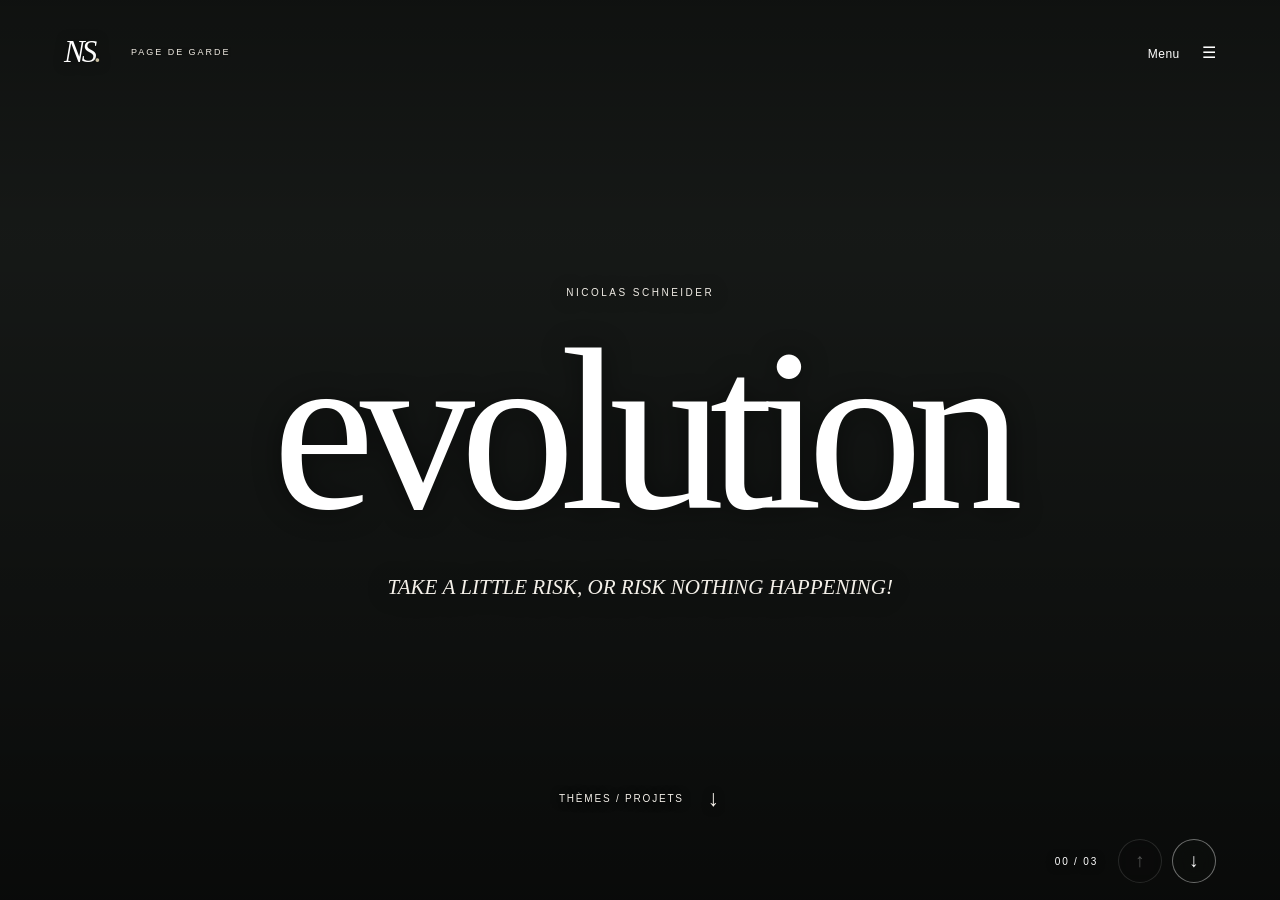
<file: docs/index.html>
<!doctype html>
<html lang="fr">
<head>
  <meta charset="utf-8">
  <meta name="viewport" content="width=device-width, initial-scale=1">
  <meta name="theme-color" content="#0c0d0d">
  <meta name="description" content="evolution — Le portfolio photographique de Nicolas Schneider.">
  <meta http-equiv="Content-Security-Policy" content="default-src 'self'; img-src 'self' data:; style-src 'self'; script-src 'self'; connect-src 'self'; font-src 'self'; object-src 'none'; base-uri 'self'; form-action 'none'">
  <title>evolution — Nicolas Schneider</title>
  <link rel="icon" href="assets/icon.svg" type="image/svg+xml">
  <link rel="stylesheet" href="assets/style.css">
  <script type="module" src="assets/app.mjs"></script>
</head>
<body>
  <a class="skip" href="#content">Aller au contenu</a>
  <header class="topbar">
    <a href="#" class="signature" aria-label="Nicolas Schneider — Accueil">NS<span class="signature-dot">.</span></a>
    <span class="top-label" id="current-section">PAGE DE GARDE</span>
    <button id="menu-open" class="text-button" aria-haspopup="dialog">Menu <span class="menu-icon" aria-hidden="true">☰</span></button>
  </header>
  <main id="content" tabindex="-1">
    <p class="loading" role="status">Ouverture de la galerie…</p>
  </main>
  <nav class="page-controls" id="page-controls" aria-label="Parcourir les écrans" hidden><span id="page-position">00</span><button id="page-prev" aria-label="Écran précédent">↑</button><button id="page-next" aria-label="Écran suivant">↓</button></nav>
  <footer>
    <a class="artist" href="#">Nicolas Schneider</a>
    <a id="contact" href="mailto:nls.schneider@proton.me">Entrer en contact <span aria-hidden="true">↗</span></a>
    <span class="copyright">© <span id="year"></span> · Tous droits réservés</span>
  </footer>
  <dialog id="menu" aria-labelledby="menu-title">
    <div class="dialog-top"><span class="eyebrow" id="menu-title">EXPLORER EVOLUTION</span><button class="text-button" id="menu-close" autofocus>Fermer ×</button></div>
    <p class="menu-heading">ACCUEIL</p><a id="menu-cover" class="menu-cover" href="#">Page de garde <span>↗</span></a>
    <p class="menu-heading">THÈMES / PROJETS</p>
    <nav id="theme-menu" aria-label="Thèmes"></nav>
    <a class="menu-home" href="mailto:nls.schneider@proton.me">Entrer en contact ↗</a>
  </dialog>
  <dialog id="viewer" aria-label="Photographie en plein écran">
    <div class="viewer-bar"><span id="viewer-count" aria-live="polite"></span><button id="viewer-close" class="text-button" autofocus>Fermer ×</button></div>
    <img id="viewer-image" alt="" draggable="false">
    <div class="viewer-controls"><button id="previous" aria-label="Photo précédente">←</button><span>NICOLAS SCHNEIDER</span><button id="next" aria-label="Photo suivante">→</button></div>
  </dialog>
  <noscript><p class="notice">Active JavaScript pour explorer les photographies.</p></noscript>
</body>
</html>
</file>
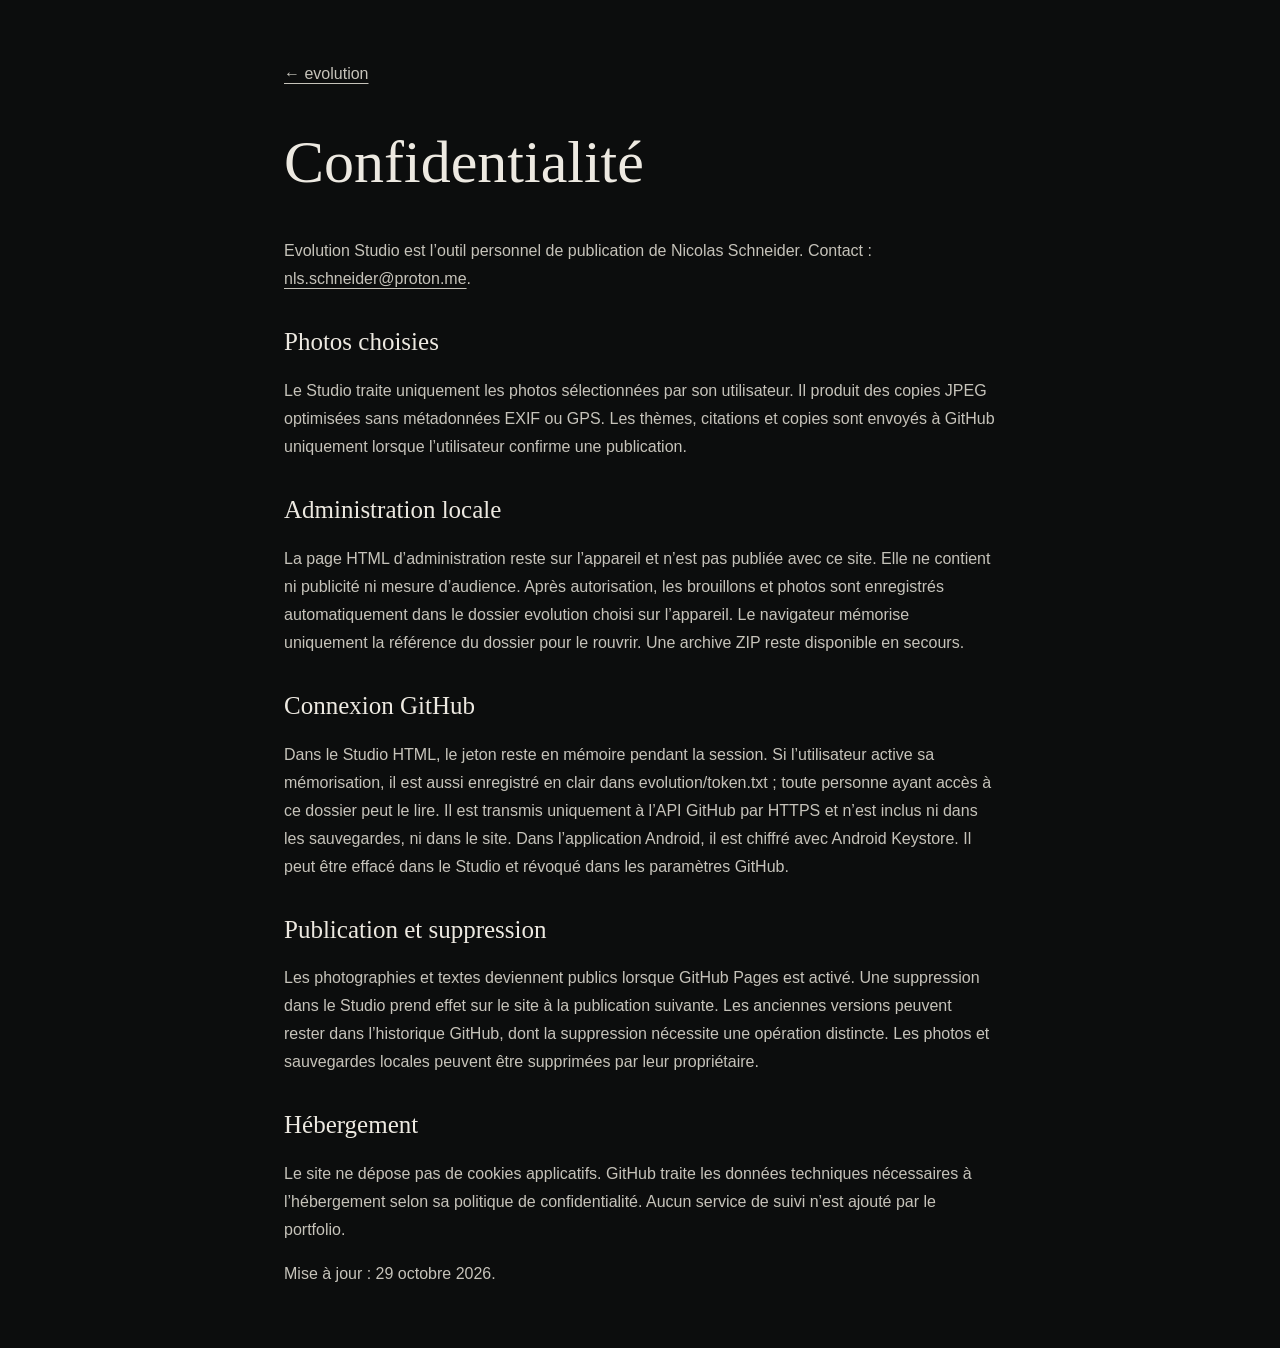
<file: docs/privacy.html>
<!doctype html><html lang="fr"><head><meta charset="utf-8"><meta name="viewport" content="width=device-width,initial-scale=1"><title>Confidentialité — evolution</title><link rel="stylesheet" href="assets/style.css"></head><body><main class="privacy"><a href="./">← evolution</a><h1>Confidentialité</h1><p>Evolution Studio est l’outil personnel de publication de Nicolas Schneider. Contact : <a href="mailto:nls.schneider@proton.me">nls.schneider@proton.me</a>.</p><h2>Photos choisies</h2><p>Le Studio traite uniquement les photos sélectionnées par son utilisateur. Il produit des copies JPEG optimisées sans métadonnées EXIF ou GPS. Les thèmes, citations et copies sont envoyés à GitHub uniquement lorsque l’utilisateur confirme une publication.</p><h2>Administration locale</h2><p>La page HTML d’administration reste sur l’appareil et n’est pas publiée avec ce site. Elle ne contient ni publicité ni mesure d’audience. Après autorisation, les brouillons et photos sont enregistrés automatiquement dans le dossier evolution choisi sur l’appareil. Le navigateur mémorise uniquement la référence du dossier pour le rouvrir. Une archive ZIP reste disponible en secours.</p><h2>Connexion GitHub</h2><p>Dans le Studio HTML, le jeton reste en mémoire pendant la session. Si l’utilisateur active sa mémorisation, il est aussi enregistré en clair dans evolution/token.txt ; toute personne ayant accès à ce dossier peut le lire. Il est transmis uniquement à l’API GitHub par HTTPS et n’est inclus ni dans les sauvegardes, ni dans le site. Dans l’application Android, il est chiffré avec Android Keystore. Il peut être effacé dans le Studio et révoqué dans les paramètres GitHub.</p><h2>Publication et suppression</h2><p>Les photographies et textes deviennent publics lorsque GitHub Pages est activé. Une suppression dans le Studio prend effet sur le site à la publication suivante. Les anciennes versions peuvent rester dans l’historique GitHub, dont la suppression nécessite une opération distincte. Les photos et sauvegardes locales peuvent être supprimées par leur propriétaire.</p><h2>Hébergement</h2><p>Le site ne dépose pas de cookies applicatifs. GitHub traite les données techniques nécessaires à l’hébergement selon sa politique de confidentialité. Aucun service de suivi n’est ajouté par le portfolio.</p><p>Mise à jour : 29 octobre 2026.</p></main></body></html>
</file>
<file: docs/assets/style.css>
@charset "UTF-8";
:root{color-scheme:dark;--bg:#0c0d0d;--ink:#ede9e1;--muted:#9b9c96;--line:#30322f;--accent:#c6bb9d;font-family:Arial,Helvetica,sans-serif;background:var(--bg);color:var(--ink)}
*{box-sizing:border-box}html{scroll-behavior:smooth;scrollbar-color:#565852 var(--bg)}body{margin:0}body:has(dialog[open]){overflow:hidden}a{color:inherit;text-decoration:none}button{font:inherit;color:inherit;cursor:pointer}button,a{-webkit-tap-highlight-color:transparent}button:focus-visible,a:focus-visible{outline:2px solid var(--accent);outline-offset:7px}button{touch-action:manipulation}img{display:block;max-width:100%;user-select:none;-webkit-user-drag:none}::selection{background:#b8ad8f;color:#111}
.topbar{height:104px;margin:0 5vw;display:flex;align-items:center;border-bottom:1px solid var(--line);gap:32px}.signature{font:italic 31px Georgia,serif;letter-spacing:-3px}.signature-dot{color:var(--accent)}.top-label{font-size:9px;letter-spacing:.22em;color:var(--muted)}.text-button{background:none;border:0;padding:12px 0;font-size:12px;letter-spacing:.04em}.topbar>.text-button{margin-left:auto}.menu-icon{margin-left:18px;font-size:16px}.eyebrow{font-size:10px;letter-spacing:.22em;text-transform:uppercase;color:var(--muted)}/* The home photograph occupies the entire viewport; navigation overlays it. */
body.is-home{max-width:none;margin:0}
.is-home>.topbar{position:absolute;inset:0 0 auto;z-index:2;border-bottom:0;color:#fff;text-shadow:0 1px 12px #0008}
.is-home>.topbar .top-label{color:#eee9e1}
.hero{position:relative;isolation:isolate;width:100%;height:100vh;height:100dvh;min-height:320px;display:grid;place-items:center;overflow:hidden;background:#171a18;padding:110px 6vw 90px}
.hero-image{position:absolute;inset:0;width:100%;height:100%;object-fit:cover;object-position:center;z-index:-2}
.hero:after{content:"";position:absolute;inset:0;z-index:-1;background:linear-gradient(180deg,#0005 0%,#0001 26%,#0004 55%,#0009 100%);pointer-events:none}
.hero-words{width:100%;text-align:center;color:#fff;text-shadow:0 2px 28px #0007}
.hero .eyebrow{color:#f0ece5;font-size:10px;letter-spacing:.25em}
.hero h1{font:normal clamp(64px,18vw,300px)/.95 Georgia,'Times New Roman',serif;letter-spacing:-.065em;margin:24px 0 30px;overflow-wrap:anywhere}
.hero blockquote{font:italic clamp(18px,1.65vw,26px)/1.55 Georgia,serif;max-width:620px;margin:0 auto;color:#f4f0e9;text-wrap:balance}
.scroll-note{position:absolute;bottom:max(28px,env(safe-area-inset-bottom));left:50%;transform:translateX(-50%);font-size:10px;letter-spacing:.18em;color:#f4f0e9;display:flex;align-items:center;gap:24px;white-space:nowrap;padding:12px;text-shadow:0 1px 10px #000}
.scroll-note span{font-size:23px}
.is-home .collections{padding-top:64px}
.chapter-heading{display:flex;justify-content:space-between;border-top:1px solid var(--line);padding-top:24px;margin-bottom:50px}.chapter-heading h2{font:normal 15px Arial,sans-serif;margin:0}.chapter-heading span{font-size:10px;letter-spacing:.16em;color:var(--muted)}.collections{margin:0 5vw 110px;scroll-margin-top:35px}.theme-grid{display:grid;grid-template-columns:1fr 1fr;column-gap:7vw;row-gap:80px}.theme-card:nth-child(even){padding-top:110px}.theme-cover{overflow:hidden;background:#151716}.theme-cover img{width:100%;aspect-ratio:4/5;object-fit:cover;transition:transform 1s,filter 1s;filter:brightness(.9)}.theme-card:nth-child(3n) .theme-cover img{aspect-ratio:5/4}.theme-card:hover img{transform:scale(1.025);filter:brightness(1)}.theme-meta{display:flex;gap:15px;align-items:baseline;margin-top:20px}.theme-number{color:var(--muted);font-size:10px}.theme-meta h3{font:normal clamp(26px,3vw,43px) Georgia,serif;margin:0}.theme-arrow{margin-left:auto;font-size:24px}.theme-quote{font:italic 16px/1.65 Georgia,serif;color:var(--muted);margin:13px 0 0 30px;max-width:400px}.empty{min-height:210px;display:flex;align-items:center;justify-content:space-between;border-top:1px solid var(--line);border-bottom:1px solid var(--line);gap:24px}.empty p{font:italic clamp(25px,4vw,52px)/1.3 Georgia,serif;color:#aaa99f;max-width:650px}.empty span{font-size:10px;letter-spacing:.15em;color:var(--muted)}.horizon{height:16vw;margin:30px 5vw 70px;position:relative;overflow:hidden;background:radial-gradient(ellipse at 50% 120%,#353932 0%,#151815 35%,transparent 70%)}.horizon:after{content:"";position:absolute;left:0;right:0;bottom:0;height:1px;background:linear-gradient(90deg,transparent,#74766a,transparent)}footer{margin:0 5vw;padding:42px 0 35px;border-top:1px solid var(--line);display:flex;align-items:center;gap:25px;font-size:11px}footer .artist{font-size:13px}footer #contact{margin-left:auto}footer #contact span{margin-left:14px}.copyright{font-size:9px;color:var(--muted);margin-left:35px}.album-head{padding:65px 10vw 75px}.back{font-size:11px;color:var(--muted);display:inline-block;margin-bottom:55px}.album-head h1{font:normal clamp(55px,9vw,145px)/1.05 Georgia,serif;letter-spacing:-.045em;margin:18px 0 27px;overflow-wrap:anywhere}.album-head blockquote{font:italic clamp(19px,2vw,27px)/1.6 Georgia,serif;color:#b7b6ac;max-width:700px;margin:0}.photos{margin:0 10vw 100px;display:grid;grid-template-columns:1fr 1fr;gap:80px 7vw;align-items:center}.photo-button{display:block;border:0;background:none;padding:0;width:100%;position:relative}.photo-button img{width:100%;height:auto;background:#151716}.photo-button:nth-child(5n+1){grid-column:1/-1}.photo-button:nth-child(5n+1) img{max-height:90vh;object-fit:contain}.photo-button:after{content:'↗';position:absolute;bottom:14px;right:15px;font-size:20px;text-shadow:0 1px 6px #000;opacity:0;transition:opacity .3s}.photo-button:hover:after,.photo-button:focus-visible:after{opacity:1}.next-theme{display:block;margin:0 10vw 100px;padding-top:30px;border-top:1px solid var(--line)}.next-theme strong{display:block;font:normal clamp(30px,5vw,70px) Georgia,serif;margin-top:20px}.loading,.notice{margin:60px 5vw;color:var(--muted);line-height:1.7}.skip{position:fixed;left:15px;top:-100px;z-index:10;background:var(--ink);color:var(--bg);padding:15px}.skip:focus{top:15px}dialog{color:var(--ink);background:var(--bg);border:0;max-width:100vw;max-height:100dvh;padding:0}dialog::backdrop{background:#000c}#menu{width:min(820px,100vw);height:100dvh;margin:0 0 0 auto;padding:40px 6vw;overflow:auto}.dialog-top{display:flex;justify-content:space-between;gap:20px;align-items:center;border-bottom:1px solid var(--line);padding-bottom:20px}#theme-menu{padding:20px 0 40px}#theme-menu a{display:flex;align-items:baseline;gap:25px;padding:20px 0;font:normal clamp(25px,4vw,46px) Georgia,serif;border-bottom:1px solid #222521}#theme-menu a span{font:10px Arial,sans-serif;color:var(--muted)}.menu-home{font-size:12px;color:var(--muted)}#viewer{width:100vw;height:100dvh;margin:0;overflow:hidden;background:#080909}#viewer[open]{display:flex;flex-direction:column}.viewer-bar{height:70px;flex:none;display:flex;align-items:center;justify-content:space-between;padding:0 4vw;color:var(--muted);font-size:11px}#viewer-image{min-height:0;flex:1;width:100%;object-fit:contain;padding:0 5vw;touch-action:pan-y pinch-zoom}.viewer-controls{height:80px;flex:none;display:flex;align-items:center;justify-content:center;gap:45px}.viewer-controls button{background:transparent;border:1px solid var(--line);width:48px;height:44px;font-size:23px}.viewer-controls button:disabled{opacity:.25;cursor:default}.viewer-controls span{font-size:9px;letter-spacing:.18em;color:var(--muted)}.enter{animation:enter .65s ease both}@keyframes enter{from{opacity:0;transform:translateY(12px)}to{opacity:1;transform:none}}
@media(min-width:1800px){body{max-width:1800px;margin:auto}}@media(max-width:680px){.topbar{height:80px;margin:0 6vw}.top-label{font-size:8px}.hero{padding:100px 6vw 90px}.hero h1{font-size:19vw;margin:24px 0 28px}.hero blockquote{font-size:18px;max-width:330px}.hero .eyebrow{font-size:9px}.is-home .collections{padding-top:40px}.collections{margin:0 6vw 65px}.theme-grid{grid-template-columns:1fr;gap:45px}.theme-card:nth-child(even){padding-top:0}.theme-cover img{aspect-ratio:4/5}.theme-meta h3{font-size:33px}.chapter-heading{margin-bottom:30px}.theme-quote{font-size:16px}.empty{display:block;padding:10px 0 30px;min-height:180px}.empty p{font-size:30px}.horizon{height:30vw;margin:0 6vw 55px}footer{flex-wrap:wrap;margin:0 6vw;padding-top:30px;gap:25px 10px}footer .copyright{width:100%;margin:0}.album-head{padding:45px 6vw 55px}.back{margin-bottom:35px}.album-head h1{font-size:17vw}.photos{margin:0 6vw 65px;grid-template-columns:1fr;gap:30px}.photo-button:nth-child(5n+1){grid-column:auto}.photo-button:nth-child(5n+1) img{max-height:none}.next-theme{margin:0 6vw 65px}#menu{padding:25px 6vw}#theme-menu a{font-size:36px}.viewer-controls{gap:25px}.viewer-controls span{font-size:8px}#viewer-image{padding:0}.viewer-bar{height:65px}.viewer-controls{height:70px}}
@media(prefers-reduced-motion:reduce){html{scroll-behavior:auto}*,*:before,*:after{animation:none!important;transition:none!important}}
.privacy{max-width:760px;margin:60px auto;padding:0 24px;line-height:1.75;color:#c6c3ba}.privacy h1{font:normal 60px Georgia,serif;color:var(--ink)}.privacy h2{font:normal 25px Georgia,serif;color:var(--ink);margin-top:35px}.privacy a{text-decoration:underline;text-underline-offset:4px}

@media(max-height:500px) and (orientation:landscape){.is-home>.topbar{height:64px}.hero{padding:70px 6vw 64px;min-height:0}.hero h1{font-size:min(15vw,29dvh);margin:10px 0 14px}.hero blockquote{font-size:16px;max-width:600px}.hero .eyebrow{font-size:8px}.scroll-note{bottom:6px;font-size:9px;padding:8px}.scroll-note span{font-size:18px}}

/* A continuous page: one complete photographic screen per project. */
.is-home .collections{margin:0;padding:0;scroll-margin-top:0}
.project-screen{position:relative;margin:0;min-height:100vh;min-height:100dvh;background:var(--bg)}
.project-link{position:relative;isolation:isolate;display:grid;place-items:center;min-height:100vh;min-height:100dvh;padding:90px 6vw 100px;overflow:hidden;color:#fff}
.project-image{position:absolute;inset:0;z-index:-2;width:100%;height:100%;object-fit:cover;object-position:center}
.project-link:after{content:"";position:absolute;inset:0;z-index:-1;background:linear-gradient(180deg,#0003,#0004 50%,#0008);pointer-events:none}
.project-words{width:100%;text-align:center;text-shadow:0 2px 25px #0007}
.project-words .eyebrow{color:#eee9e1}
.project-words h2{font:normal clamp(48px,10vw,170px)/1.05 Georgia,'Times New Roman',serif;letter-spacing:-.045em;max-width:16ch;margin:24px auto 30px;overflow-wrap:anywhere;text-wrap:balance}
.project-words blockquote{font:italic clamp(18px,1.65vw,26px)/1.55 Georgia,serif;max-width:620px;margin:0 auto;color:#f4f0e9;text-wrap:balance;overflow-wrap:anywhere}
.project-open{position:absolute;bottom:max(32px,env(safe-area-inset-bottom));left:0;right:0;text-align:center;font-size:10px;letter-spacing:.16em;padding:14px;text-shadow:0 1px 10px #000}
.project-link:focus-visible{outline-offset:-8px}
.is-home .collections>.empty{margin:0;padding:60px 6vw;min-height:100vh;min-height:100dvh}
@media(max-width:680px){.project-link{padding:85px 6vw 95px}.project-words h2{font-size:clamp(42px,13vw,88px);margin:22px auto 26px}.project-words blockquote{font-size:18px;max-width:330px}.project-words .eyebrow{font-size:9px}.project-open{font-size:9px}}
@media(max-height:500px) and (orientation:landscape){.project-link{padding:55px 6vw 65px}.project-words h2{font-size:min(9vw,21dvh);margin:14px auto 16px;max-width:24ch}.project-words blockquote{font-size:16px}.project-words .eyebrow{font-size:8px}.project-open{bottom:8px;font-size:9px}}

/* Fullscreen chapters, native touch scrolling and soft text fade. */
[hidden]{display:none!important}
body.is-home{overflow:hidden;height:100dvh}
.is-home>.topbar{position:fixed;z-index:3;pointer-events:none}
.is-home>.topbar a,.is-home>.topbar button{pointer-events:auto}
.top-label{overflow:hidden;text-overflow:ellipsis;white-space:nowrap;max-width:55vw}
.is-home #content{position:relative;height:100vh;height:100dvh;overflow-y:auto;overflow-x:hidden;scroll-snap-type:y mandatory;scroll-behavior:smooth;overscroll-behavior-y:contain;scrollbar-width:none}
.is-home #content::-webkit-scrollbar{display:none}
.is-home .hero,.is-home .project-screen,.is-home .collections>.empty{height:100vh;height:100dvh;min-height:100dvh;scroll-snap-align:start;scroll-snap-stop:always}
.is-home .project-link{height:100%;min-height:100%;padding-bottom:120px}
.is-home .hero{padding-bottom:120px}
.is-home>footer{display:none}
.hero-words,.project-words{will-change:opacity,transform}
.project-open,.scroll-note{bottom:max(76px,calc(env(safe-area-inset-bottom) + 68px))}
.page-controls{position:fixed;bottom:max(17px,env(safe-area-inset-bottom));right:5vw;z-index:3;display:flex;align-items:center;gap:10px;color:white;text-shadow:0 1px 8px #000}
.page-controls span{font:10px Arial,sans-serif;letter-spacing:.18em;margin-right:10px}
.page-controls button{border:1px solid #ffffff65;background:#10121155;backdrop-filter:blur(8px);border-radius:50%;width:44px;height:44px;font-size:19px}
.page-controls button:disabled{opacity:.3;cursor:default}
.menu-heading{font:9px Arial,sans-serif;letter-spacing:.18em;color:var(--muted);margin:35px 0 10px}
.menu-cover{display:flex;justify-content:space-between;align-items:center;font:normal clamp(26px,4vw,42px) Georgia,serif;padding:12px 0 24px;border-bottom:1px solid var(--line)}
.menu-cover span{font-size:22px;color:var(--muted)}
#theme-menu{padding:0 0 35px}#theme-menu a{padding:16px 0;font-size:clamp(25px,3.5vw,38px)}
#theme-menu a[aria-current],.menu-cover[aria-current]{color:var(--accent)}
#theme-menu a[aria-current]:after{content:'●';font:8px Arial,sans-serif;margin-left:auto}
@media(max-width:680px){.topbar{gap:18px}.top-label{font-size:8px;max-width:48vw}.menu-icon{margin-left:9px}.page-controls{right:6vw}}
@media(max-height:500px) and (orientation:landscape){.is-home .hero{padding:62px 6vw 110px}.is-home .project-link{padding:62px 6vw 110px}.hero h1{font-size:min(15vw,25dvh);margin:8px 0 12px}.project-words h2{font-size:18dvh;margin:10px auto}.hero blockquote,.project-words blockquote{font-size:14px}.page-controls{bottom:8px}.project-open,.scroll-note{bottom:55px}.project-open{padding:8px}}
@media(prefers-reduced-motion:reduce){.is-home #content{scroll-behavior:auto}.hero-words,.project-words{will-change:auto}}
</file>
